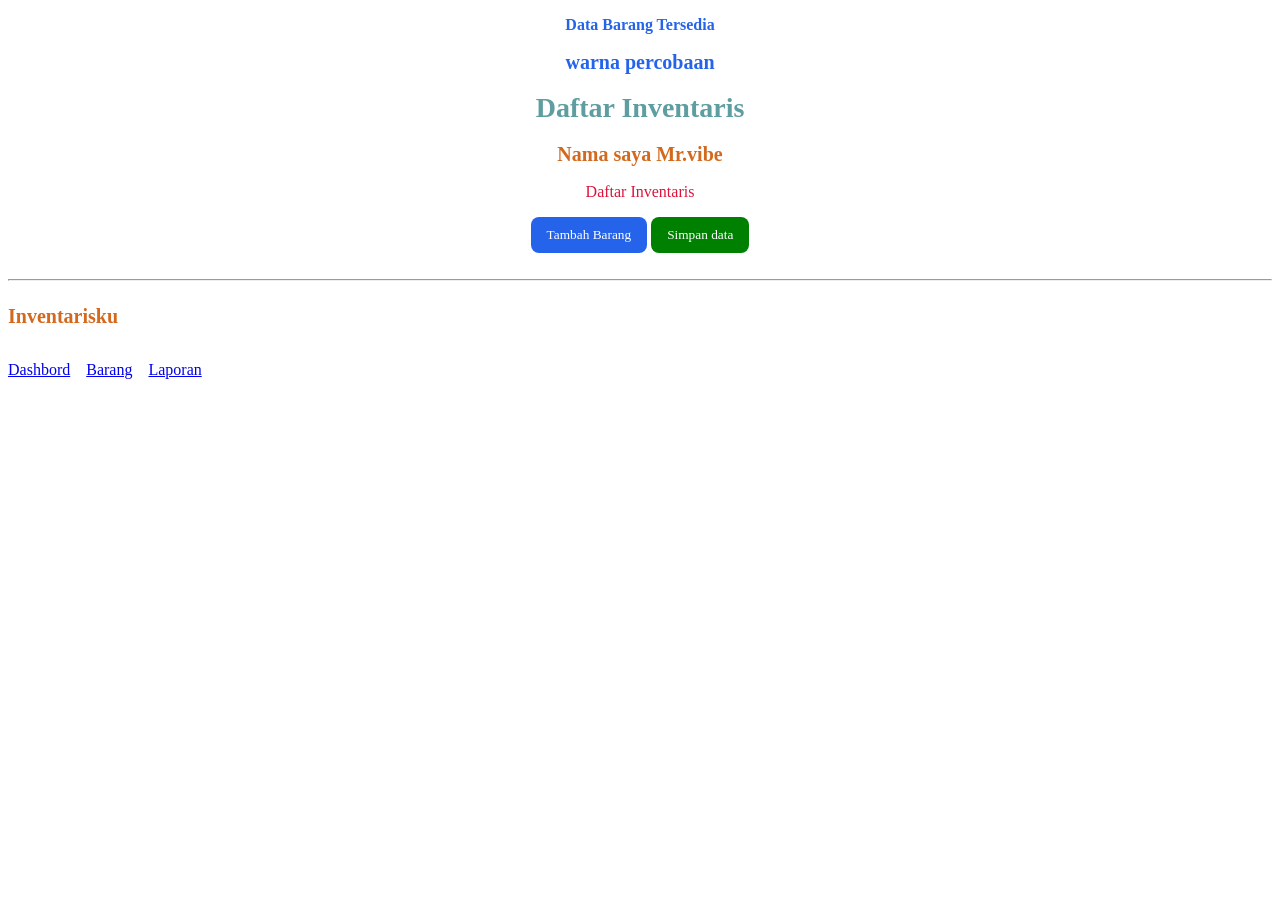
<file: index.html>
<!doctype html>
<html lang="en">
  <head>
    <meta charset="UTF-8" />
    <meta name="viewport" content="width=device-width, initial-scale=1.0" />
    <title>Belajar CSS</title>
    <link rel="stylesheet" href="style.css" />
  </head>
  <body>
    <div align="center">
      <p class="judul">Data Barang Tersedia</p>
      <h2 class="judul">warna percobaan</h2>
      <h1>Daftar Inventaris</h1>
      <h2>Nama saya Mr.vibe</h2>
      <p style="color: crimson">Daftar Inventaris</p>
      <button>Tambah Barang</button>
      <button id="btn-simpan">Simpan data</button>
    </div>
    <br />
    <hr />
    <div class="navbar">
      <h2>Inventarisku</h2>
      <nav>
        <a href="#">Dashbord</a>
        <a href="#">Barang</a>
        <a href="#">Laporan</a>
      </nav>
    </div>
  </body>
</html>
</file>
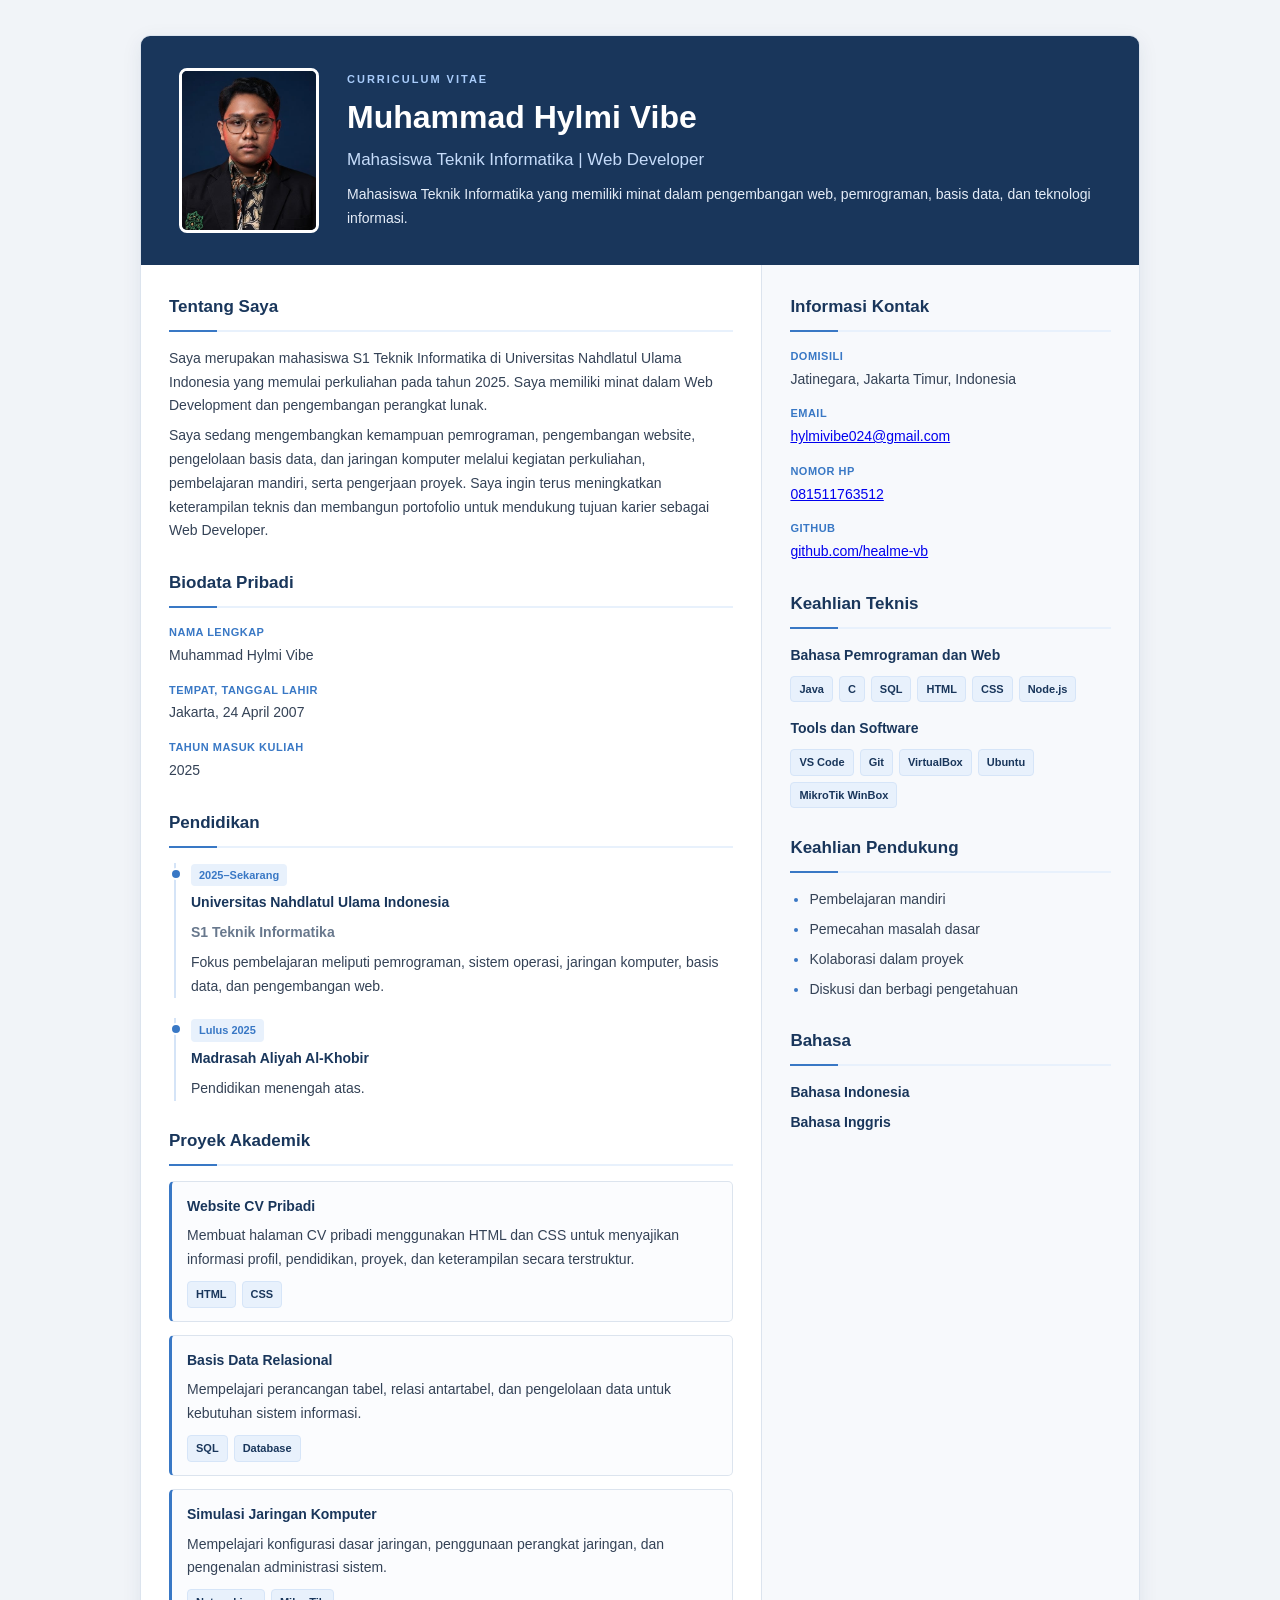
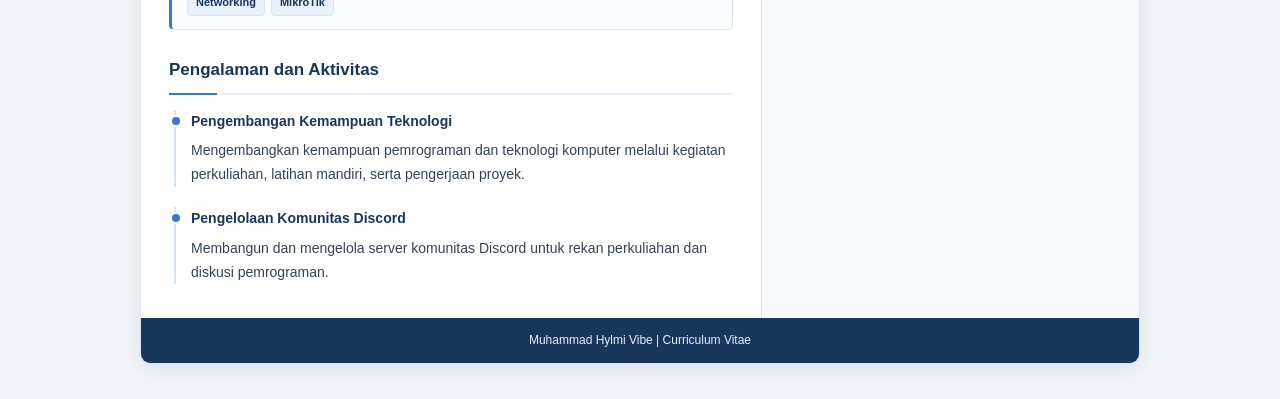
<file: cv.html>
<!doctype html>
<html lang="id">
  <head>
    <meta charset="UTF-8" />
    <meta name="viewport" content="width=device-width, initial-scale=1.0" />
    <meta
      name="description"
      content="Curriculum Vitae Muhammad Hylmi Vibe, mahasiswa Teknik Informatika dengan minat pada Web Development."
    />
    <title>CV - Muhammad Hylmi Vibe</title>
    <link rel="stylesheet" href="cv.css" />
  </head>

  <body>
    <main class="cv-container">
      <!-- HEADER DAN FOTO PROFIL -->
      <header class="profile-header">
        <img
          class="profile-photo"
          src="foto-hylmi.jpeg"
          alt="Foto profil Muhammad Hylmi Vibe"
        />

        <div class="profile-info">
          <p class="eyebrow">CURRICULUM VITAE</p>
          <h1>Muhammad Hylmi Vibe</h1>
          <h2>Mahasiswa Teknik Informatika | Web Developer</h2>

          <p class="profile-description">
            Mahasiswa Teknik Informatika yang memiliki minat dalam pengembangan
            web, pemrograman, basis data, dan teknologi informasi.
          </p>
        </div>
      </header>

      <!-- KONTEN CV -->
      <div class="cv-content">
        <!-- KOLOM UTAMA -->
        <div class="main-column">
          <!-- TENTANG SAYA -->
          <section class="cv-section">
            <h3 class="section-title">Tentang Saya</h3>

            <p>
              Saya merupakan mahasiswa S1 Teknik Informatika di Universitas
              Nahdlatul Ulama Indonesia yang memulai perkuliahan pada tahun
              2025. Saya memiliki minat dalam Web Development dan pengembangan
              perangkat lunak.
            </p>

            <p>
              Saya sedang mengembangkan kemampuan pemrograman, pengembangan
              website, pengelolaan basis data, dan jaringan komputer melalui
              kegiatan perkuliahan, pembelajaran mandiri, serta pengerjaan
              proyek. Saya ingin terus meningkatkan keterampilan teknis dan
              membangun portofolio untuk mendukung tujuan karier sebagai Web
              Developer.
            </p>
          </section>

          <!-- BIODATA PRIBADI -->
          <section class="cv-section">
            <h3 class="section-title">Biodata Pribadi</h3>

            <div class="contact-item">
              <span class="contact-label">Nama Lengkap</span>
              <p>Muhammad Hylmi Vibe</p>
            </div>

            <div class="contact-item">
              <span class="contact-label">Tempat, Tanggal Lahir</span>
              <p>Jakarta, 24 April 2007</p>
            </div>

            <div class="contact-item">
              <span class="contact-label">Tahun Masuk Kuliah</span>
              <p>2025</p>
            </div>
          </section>

          <!-- PENDIDIKAN -->
          <section class="cv-section">
            <h3 class="section-title">Pendidikan</h3>

            <div class="timeline-item">
              <span class="date-label">2025–Sekarang</span>
              <h4>Universitas Nahdlatul Ulama Indonesia</h4>
              <p class="item-subtitle">S1 Teknik Informatika</p>
              <p>
                Fokus pembelajaran meliputi pemrograman, sistem operasi,
                jaringan komputer, basis data, dan pengembangan web.
              </p>
            </div>

            <div class="timeline-item">
              <span class="date-label">Lulus 2025</span>
              <h4>Madrasah Aliyah Al-Khobir</h4>
              <p>Pendidikan menengah atas.</p>
            </div>
          </section>

          <!-- PROYEK AKADEMIK -->
          <section class="cv-section">
            <h3 class="section-title">Proyek Akademik</h3>

            <div class="project-item">
              <h4>Website CV Pribadi</h4>
              <p>
                Membuat halaman CV pribadi menggunakan HTML dan CSS untuk
                menyajikan informasi profil, pendidikan, proyek, dan
                keterampilan secara terstruktur.
              </p>

              <div class="tag-list">
                <span>HTML</span>
                <span>CSS</span>
              </div>
            </div>

            <div class="project-item">
              <h4>Basis Data Relasional</h4>
              <p>
                Mempelajari perancangan tabel, relasi antartabel, dan
                pengelolaan data untuk kebutuhan sistem informasi.
              </p>

              <div class="tag-list">
                <span>SQL</span>
                <span>Database</span>
              </div>
            </div>

            <div class="project-item">
              <h4>Simulasi Jaringan Komputer</h4>
              <p>
                Mempelajari konfigurasi dasar jaringan, penggunaan perangkat
                jaringan, dan pengenalan administrasi sistem.
              </p>

              <div class="tag-list">
                <span>Networking</span>
                <span>MikroTik</span>
              </div>
            </div>
          </section>

          <!-- PENGALAMAN DAN AKTIVITAS -->
          <section class="cv-section">
            <h3 class="section-title">Pengalaman dan Aktivitas</h3>

            <div class="timeline-item">
              <h4>Pengembangan Kemampuan Teknologi</h4>
              <p>
                Mengembangkan kemampuan pemrograman dan teknologi komputer
                melalui kegiatan perkuliahan, latihan mandiri, serta pengerjaan
                proyek.
              </p>
            </div>

            <div class="timeline-item">
              <h4>Pengelolaan Komunitas Discord</h4>
              <p>
                Membangun dan mengelola server komunitas Discord untuk rekan
                perkuliahan dan diskusi pemrograman.
              </p>
            </div>
          </section>
        </div>

        <!-- SIDEBAR -->
        <aside class="side-column">
          <!-- INFORMASI KONTAK -->
          <section class="cv-section">
            <h3 class="section-title">Informasi Kontak</h3>

            <div class="contact-item">
              <span class="contact-label">Domisili</span>
              <p>Jatinegara, Jakarta Timur, Indonesia</p>
            </div>

            <div class="contact-item">
              <span class="contact-label">Email</span>
              <p>
                <a href="mailto:hylmivibe024@gmail.com">
                  hylmivibe024@gmail.com
                </a>
              </p>
            </div>

            <div class="contact-item">
              <span class="contact-label">Nomor HP</span>
              <p>
                <a href="tel:081511763512"> 081511763512 </a>
              </p>
            </div>

            <div class="contact-item">
              <span class="contact-label">GitHub</span>
              <p>
                <a
                  href="https://github.com/healme-vb"
                  target="_blank"
                  rel="noopener noreferrer"
                >
                  github.com/healme-vb
                </a>
              </p>
            </div>
          </section>

          <!-- KEAHLIAN TEKNIS -->
          <section class="cv-section">
            <h3 class="section-title">Keahlian Teknis</h3>

            <h4 class="skill-heading">Bahasa Pemrograman dan Web</h4>
            <div class="tag-list">
              <span>Java</span>
              <span>C</span>
              <span>SQL</span>
              <span>HTML</span>
              <span>CSS</span>
              <span>Node.js</span>
            </div>

            <h4 class="skill-heading">Tools dan Software</h4>
            <div class="tag-list">
              <span>VS Code</span>
              <span>Git</span>
              <span>VirtualBox</span>
              <span>Ubuntu</span>
              <span>MikroTik WinBox</span>
            </div>
          </section>

          <!-- KEAHLIAN PENDUKUNG -->
          <section class="cv-section">
            <h3 class="section-title">Keahlian Pendukung</h3>

            <ul class="simple-list">
              <li>Pembelajaran mandiri</li>
              <li>Pemecahan masalah dasar</li>
              <li>Kolaborasi dalam proyek</li>
              <li>Diskusi dan berbagi pengetahuan</li>
            </ul>
          </section>

          <!-- BAHASA -->
          <section class="cv-section">
            <h3 class="section-title">Bahasa</h3>

            <p>
              <strong>Bahasa Indonesia</strong>
            </p>

            <p>
              <strong>Bahasa Inggris</strong>
            </p>
          </section>
        </aside>
      </div>

      <!-- FOOTER -->
      <footer class="cv-footer">
        <p>Muhammad Hylmi Vibe | Curriculum Vitae</p>
      </footer>
    </main>
  </body>
</html>
</file>
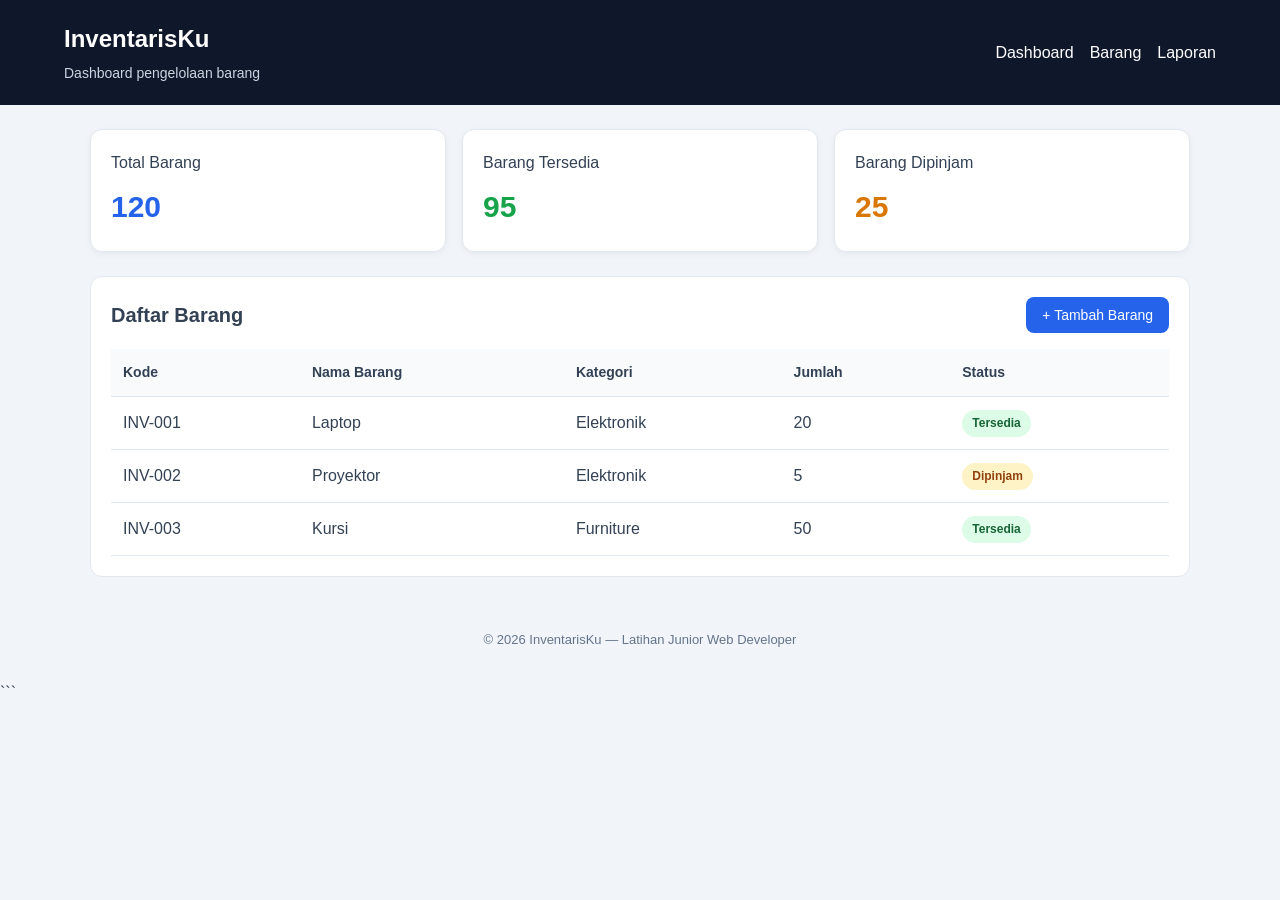
<file: viewport.html>
<!doctype html>
<html lang="id">
  <head>
    <meta charset="UTF-8" />
    <meta name="viewport" content="width=device-width, initial-scale=1.0" />

    <title>InventarisKu</title>
    <link rel="stylesheet" href="style-viewport.css" />
  </head>
  <body>
    <header class="header">
      <div>
        <h1>InventarisKu</h1>
        <p>Dashboard pengelolaan barang</p>
      </div>

      <nav class="nav-links">
        <a href="#">Dashboard</a>
        <a href="#">Barang</a>
        <a href="#">Laporan</a>
      </nav>
    </header>

    <main class="container">
      <section class="summary">
        <article class="card">
          <h2>Total Barang</h2>
          <p class="number">120</p>
        </article>

        <article class="card">
          <h2>Barang Tersedia</h2>
          <p class="number success">95</p>
        </article>

        <article class="card">
          <h2>Barang Dipinjam</h2>
          <p class="number warning">25</p>
        </article>
      </section>

      <section class="content-section">
        <div class="section-heading">
          <h2>Daftar Barang</h2>
          <button class="btn-primary" type="button">+ Tambah Barang</button>
        </div>

        <div class="table-wrapper">
          <table>
            <thead>
              <tr>
                <th>Kode</th>
                <th>Nama Barang</th>
                <th>Kategori</th>
                <th>Jumlah</th>
                <th>Status</th>
              </tr>
            </thead>

            <tbody>
              <tr>
                <td>INV-001</td>
                <td>Laptop</td>
                <td>Elektronik</td>
                <td>20</td>
                <td><span class="badge tersedia">Tersedia</span></td>
              </tr>

              <tr>
                <td>INV-002</td>
                <td>Proyektor</td>
                <td>Elektronik</td>
                <td>5</td>
                <td><span class="badge dipinjam">Dipinjam</span></td>
              </tr>

              <tr>
                <td>INV-003</td>
                <td>Kursi</td>
                <td>Furniture</td>
                <td>50</td>
                <td><span class="badge tersedia">Tersedia</span></td>
              </tr>
            </tbody>
          </table>
        </div>
      </section>
    </main>

    <footer class="footer">
      <p>&copy; 2026 InventarisKu — Latihan Junior Web Developer</p>
    </footer>
  </body>
</html>
```
</file>
<file: style.css>
h1 {
  color: cadetblue;
  font-size: 28px;
}

button {
  background-color: #2563eb;
  color: white;
  padding: 10px 16px;
  border: none;
  border-radius: 8px;
  font-family: "Times New Roman";
}

button:hover {
  background-color: black;
}

h2 {
  color: chocolate;
  font-size: 20px;
}

.judul {
  color: #2563eb;
  font-weight: bold;
}

#btn-simpan {
  background-color: green;
  color: white;
}
.navbar {
  display: flex;
  flex-direction: column;
  justify-content: space-between;
  align-items: flex-start;
  gap: 16px;
}
.navbar nav {
  display: flex;
  gap: 16px;
}
</file>
<file: cv.css>
/* =====================================
   CV MUHAMMAD HYLMI VIBE
   Clean Professional Color Theme
   ===================================== */

:root {
  --navy: #19365b;
  --blue: #3978c5;
  --blue-light: #e8f1fc;
  --white: #ffffff;
  --background: #f1f4f8;
  --text: #344256;
  --muted: #68788d;
  --border: #dce4ee;
}

/* Pengaturan dasar */
* {
  box-sizing: border-box;
}

body {
  margin: 0;
  padding: 35px 20px;
  background: var(--background);
  color: var(--text);
  font-family: "Segoe UI", Arial, sans-serif;
  font-size: 14px;
  line-height: 1.7;
}

/* Kontainer CV */
.cv-container {
  max-width: 1000px;
  margin: 0 auto;
  overflow: hidden;
  background: var(--white);
  border: 1px solid var(--border);
  border-radius: 10px;
  box-shadow: 0 5px 20px rgb(25 54 91 / 8%);
}

/* Header dan foto */
.profile-header {
  display: flex;
  align-items: center;
  gap: 28px;
  padding: 32px 38px;
  background: var(--navy);
  color: var(--white);
}

.profile-photo {
  width: 140px;
  height: 165px;
  flex-shrink: 0;
  object-fit: cover;
  object-position: center;
  border: 3px solid var(--white);
  border-radius: 8px;
  background: var(--blue-light);
}

.profile-info {
  flex: 1;
  min-width: 0;
}

.eyebrow {
  margin: 0 0 8px;
  color: #a9ccfa;
  font-size: 11px;
  font-weight: 700;
  letter-spacing: 2px;
}

.profile-info h1 {
  margin: 0;
  color: var(--white);
  font-size: 32px;
  line-height: 1.3;
}

.profile-info h2 {
  margin: 8px 0;
  color: #c6dcfa;
  font-size: 17px;
  font-weight: 500;
}

.profile-description {
  margin: 8px 0 0;
  color: #e5edf8;
}

/* Layout dua kolom */
.cv-content {
  display: grid;
  grid-template-columns: minmax(0, 1.65fr) minmax(0, 1fr);
}

.main-column,
.side-column {
  min-width: 0;
  padding: 28px;
}

.main-column {
  background: var(--white);
  border-right: 1px solid var(--border);
}

.side-column {
  background: #f7f9fc;
}

/* Judul setiap bagian */
.cv-section {
  margin-bottom: 26px;
  break-inside: avoid;
}

.cv-section:last-child {
  margin-bottom: 0;
}

.section-title {
  margin: 0 0 15px;
  padding: 0 0 8px;
  color: var(--navy);
  font-size: 17px;
  font-weight: 700;
  border-bottom: 2px solid var(--blue-light);
  position: relative;
}

.section-title::after {
  content: "";
  position: absolute;
  left: 0;
  bottom: -2px;
  width: 48px;
  height: 2px;
  background: var(--blue);
}

.cv-section p {
  margin: 6px 0;
}

.cv-section h4 {
  margin: 0 0 5px;
  color: var(--navy);
  font-size: 14px;
}

strong {
  color: var(--navy);
}

/* Pendidikan dan pengalaman */
.timeline-item {
  margin: 0 0 20px 5px;
  padding-left: 15px;
  border-left: 2px solid #d5e4f7;
  position: relative;
}

.timeline-item:last-child {
  margin-bottom: 0;
}

.timeline-item::before {
  content: "";
  position: absolute;
  top: 5px;
  left: -6px;
  width: 8px;
  height: 8px;
  border: 2px solid var(--white);
  border-radius: 50%;
  background: var(--blue);
}

.date-label {
  display: inline-block;
  margin-bottom: 5px;
  padding: 2px 8px;
  border-radius: 4px;
  background: var(--blue-light);
  color: var(--blue);
  font-size: 11px;
  font-weight: 700;
}

.item-subtitle {
  color: var(--muted);
  font-weight: 600;
}

/* Proyek */
.project-item {
  margin-bottom: 13px;
  padding: 13px 15px;
  background: #fbfcfe;
  border: 1px solid var(--border);
  border-left: 3px solid var(--blue);
  border-radius: 5px;
}

.project-item:last-child {
  margin-bottom: 0;
}

.project-item p {
  margin: 6px 0 9px;
}

/* Tag keahlian */
.tag-list {
  display: flex;
  flex-wrap: wrap;
  gap: 6px;
  margin-top: 8px;
}

.tag-list span {
  padding: 3px 8px;
  background: var(--blue-light);
  color: var(--navy);
  border: 1px solid #d6e5f8;
  border-radius: 4px;
  font-size: 11px;
  font-weight: 600;
}

.skill-heading {
  margin-top: 15px !important;
}

/* Kontak */
.contact-item {
  margin-bottom: 13px;
  overflow-wrap: anywhere;
}

.contact-item:last-child {
  margin-bottom: 0;
}

.contact-label {
  display: block;
  color: var(--blue);
  font-size: 11px;
  font-weight: 700;
  text-transform: uppercase;
  letter-spacing: 0.5px;
}

.contact-item p {
  margin: 2px 0 0;
}

/* Daftar keahlian pendukung */
.simple-list {
  margin: 0;
  padding-left: 19px;
}

.simple-list li {
  margin-bottom: 6px;
}

.simple-list li::marker {
  color: var(--blue);
}

/* Footer */
.cv-footer {
  padding: 12px 20px;
  background: var(--navy);
  color: #e5edf8;
  text-align: center;
  font-size: 12px;
}

.cv-footer p {
  margin: 0;
}

/* Tampilan HP */
@media (max-width: 700px) {
  body {
    padding: 12px;
    font-size: 13px;
  }

  .profile-header {
    flex-direction: column;
    padding: 25px 18px;
    gap: 15px;
    text-align: center;
  }

  .profile-photo {
    width: 120px;
    height: 145px;
  }

  .profile-info h1 {
    font-size: 26px;
  }

  .profile-info h2 {
    font-size: 15px;
  }

  .cv-content {
    grid-template-columns: 1fr;
  }

  .main-column,
  .side-column {
    padding: 22px 18px;
  }

  .main-column {
    border-right: none;
    border-bottom: 1px solid var(--border);
  }
}

/* Cetak dan simpan PDF */
@media print {
  @page {
    size: A4;
    margin: 10mm;
  }

  body {
    padding: 0;
    background: white;
    font-size: 9pt;
    line-height: 1.5;
    -webkit-print-color-adjust: exact;
    print-color-adjust: exact;
  }

  .cv-container {
    max-width: none;
    border: none;
    border-radius: 0;
    box-shadow: none;
  }

  .profile-header {
    padding: 20px;
  }

  .profile-photo {
    width: 105px;
    height: 125px;
  }

  .profile-info h1 {
    font-size: 23px;
  }

  .main-column,
  .side-column {
    padding: 17px 14px;
  }

  .cv-section {
    margin-bottom: 16px;
  }

  .project-item,
  .timeline-item {
    break-inside: avoid;
  }

  .project-item {
    padding: 9px;
  }
}
img {
  width: 150px;
  height: 150px;
}

/* 7. Responsive: tablet */
@media (max-width: 768px) {
  .header {
    align-items: flex-start;
    flex-direction: column;
  }

  .summary {
    grid-template-columns: repeat(2, minmax(0, 1fr));
  }
}

/* 8. Responsive: ponsel */
@media (max-width: 480px) {
  .summary {
    grid-template-columns: 1fr;
  }

  .section-heading {
    align-items: stretch;
    flex-direction: column;
  }

  .btn-primary {
    width: 100%;
  }

  .content-section {
    padding: 12px;
  }

  th,
  td {
    padding: 8px;
    font-size: 13px;
  }
}
</file>
<file: style-viewport.css>
/* 1. Pengaturan dasar */
* {
  box-sizing: border-box;
}

body {
  margin: 0;
  font-family: Arial, sans-serif;
  color: #334155;
  background-color: #f1f5f9;
  line-height: 1.6;
}

/* 2. Header dan navigasi */
.header {
  display: flex;
  justify-content: space-between;
  align-items: center;
  gap: 20px;
  padding: 20px 5%;
  color: white;
  background-color: #0f172a;
}

.header h1 {
  margin: 0;
  font-size: 24px;
}

.header p {
  margin: 4px 0 0;
  color: #cbd5e1;
  font-size: 14px;
}

.nav-links {
  display: flex;
  flex-wrap: wrap;
  gap: 16px;
}

.nav-links a {
  color: white;
  text-decoration: none;
}

.nav-links a:hover {
  color: #93c5fd;
}

/* 3. Kontainer utama */
.container {
  width: min(100% - 32px, 1100px);
  margin: 24px auto;
}

/* 4. Kartu ringkasan */
.summary {
  display: grid;
  grid-template-columns: repeat(3, minmax(0, 1fr));
  gap: 16px;
}

.card {
  padding: 20px;
  background-color: white;
  border: 1px solid #e2e8f0;
  border-radius: 12px;
  box-shadow: 0 2px 6px rgb(15 23 42 / 5%);
}

.card h2 {
  margin: 0;
  font-size: 16px;
  font-weight: 500;
}

.number {
  margin: 8px 0 0;
  font-size: 30px;
  font-weight: 700;
  color: #2563eb;
}

.success {
  color: #16a34a;
}

.warning {
  color: #d97706;
}

/* 5. Bagian tabel */
.content-section {
  margin-top: 24px;
  padding: 20px;
  background-color: white;
  border: 1px solid #e2e8f0;
  border-radius: 12px;
}

.section-heading {
  display: flex;
  justify-content: space-between;
  align-items: center;
  gap: 12px;
  margin-bottom: 16px;
}

.section-heading h2 {
  margin: 0;
  font-size: 20px;
}

.btn-primary {
  padding: 10px 16px;
  border: none;
  border-radius: 8px;
  background-color: #2563eb;
  color: white;
  font-size: 14px;
  cursor: pointer;
}

.btn-primary:hover {
  background-color: #1d4ed8;
}

.table-wrapper {
  overflow-x: auto;
}

table {
  width: 100%;
  border-collapse: collapse;
  text-align: left;
}

th,
td {
  padding: 12px;
  border-bottom: 1px solid #e2e8f0;
}

th {
  background-color: #f8fafc;
  font-size: 14px;
}

.badge {
  display: inline-block;
  padding: 4px 10px;
  border-radius: 999px;
  font-size: 12px;
  font-weight: 600;
}

.tersedia {
  background-color: #dcfce7;
  color: #166534;
}

.dipinjam {
  background-color: #fef3c7;
  color: #92400e;
}

/* 6. Footer */
.footer {
  padding: 16px;
  text-align: center;
  color: #64748b;
  font-size: 13px;
}

/* 7. Responsive: tablet */
@media (max-width: 768px) {
  .header {
    align-items: flex-start;
    flex-direction: column;
  }

  .summary {
    grid-template-columns: repeat(2, minmax(0, 1fr));
  }
}

/* 8. Responsive: ponsel */
@media (max-width: 480px) {
  .summary {
    grid-template-columns: 1fr;
  }

  .section-heading {
    align-items: stretch;
    flex-direction: column;
  }

  .btn-primary {
    width: 100%;
  }

  .content-section {
    padding: 12px;
  }

  th,
  td {
    padding: 8px;
    font-size: 13px;
  }
}
</file>
